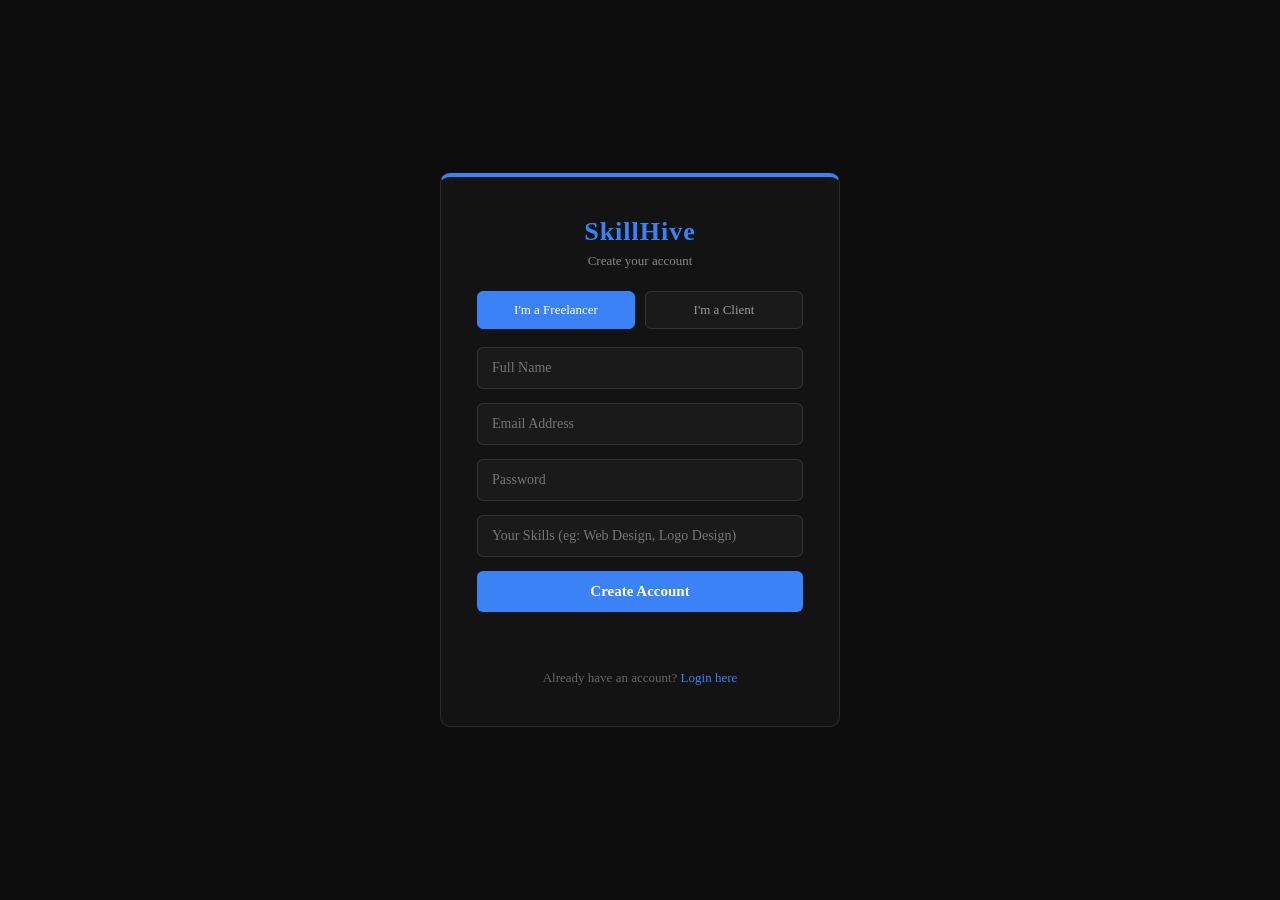
<file: index.html>
<!DOCTYPE html>
<html lang="en">
<head>
  <meta charset="UTF-8" />
  <meta name="viewport" content="width=device-width, initial-scale=1.0"/>
  <title>Sign Up — SkillHive</title>
  <link rel="stylesheet" href="style.css" />
</head>
<body class="auth-page">

  <div class="auth-box">

    <div class="logo">SkillHive</div>
    <p class="tagline">Create your account</p>

    <!-- role selection -->
    <div class="role-select">
      <button class="role-btn active" id="freelancerBtn" onclick="selectRole('freelancer')">I'm a Freelancer</button>
      <button class="role-btn" id="clientBtn" onclick="selectRole('client')">I'm a Client</button>
    </div>

    <input type="text" id="suName" placeholder="Full Name" />
    <input type="email" id="suEmail" placeholder="Email Address" />
    <input type="password" id="suPassword" placeholder="Password" />

    <!-- only shown for freelancers -->
    <input type="text" id="suSkills" placeholder="Your Skills (eg: Web Design, Logo Design)" />

    <button class="submit-btn" onclick="signupUser()">Create Account</button>

    <p id="suError" class="error-msg"></p>
    <p id="suSuccess" class="success-msg"></p>

    <p class="switch-link">Already have an account? <a href="login.html">Login here</a></p>

  </div>

  <script src="script.js"></script>

</body>
</html>
</file>
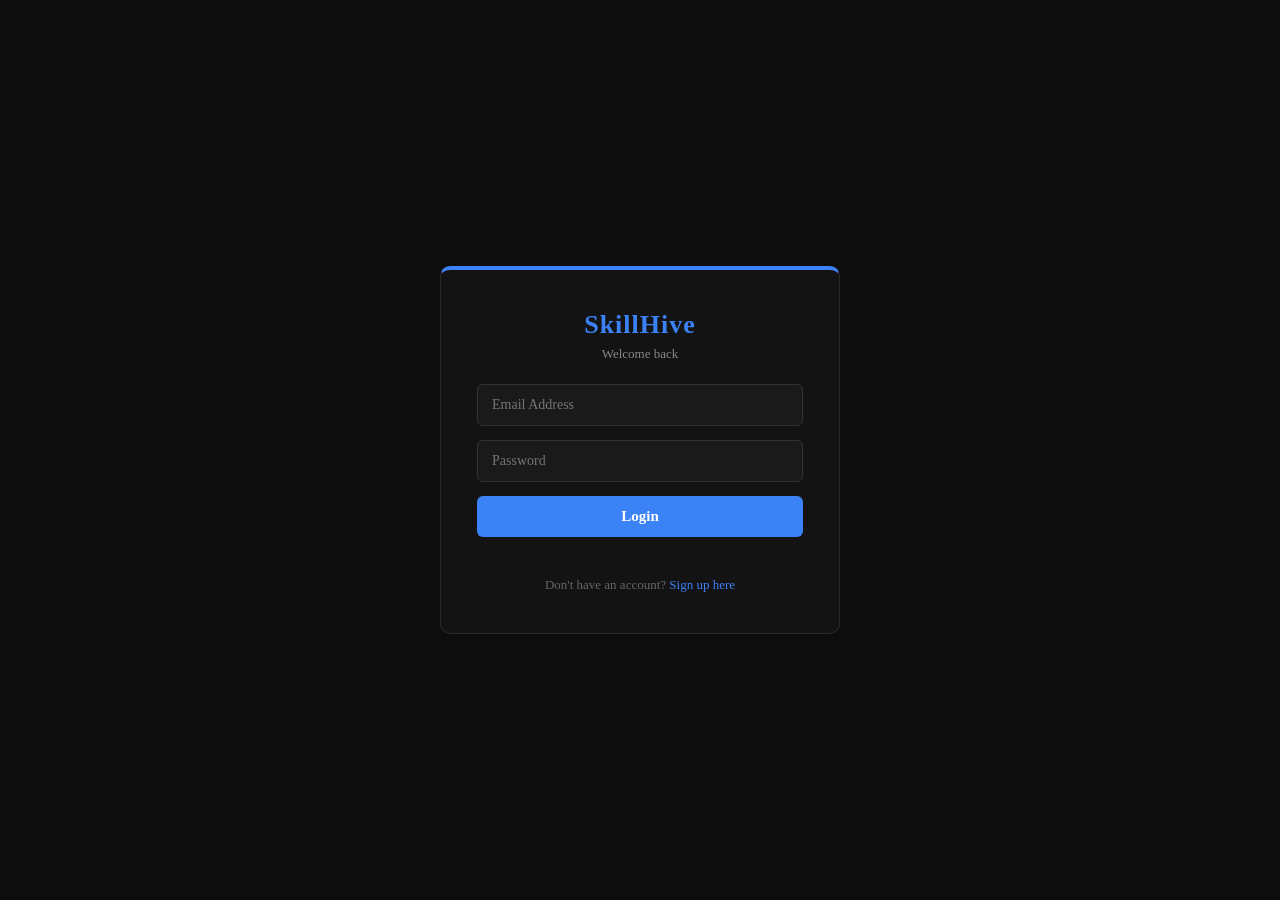
<file: browse.html>
<!DOCTYPE html>
<html lang="en">
<head>
  <meta charset="UTF-8" />
  <meta name="viewport" content="width=device-width, initial-scale=1.0"/>
  <title>Browse Gigs — SkillHive</title>
  <link rel="stylesheet" href="style.css" />
</head>
<body>

  <!-- navbar -->
  <div class="navbar">
    <div class="logo">SkillHive</div>
    <div class="nav-right">
      <a href="browse.html">Browse Gigs</a>
      <a href="postgig.html" id="postGigLink">Post a Gig</a>
      <a href="messages.html">Messages</a>
      <button onclick="logoutUser()">Logout</button>
    </div>
  </div>

  <div class="page-wrap">

    <h1>Browse Gigs</h1>
    <p class="page-sub">Find the right freelancer for your work</p>

    <!-- search and filter -->
    <div class="search-filter-box">
      <input type="text" id="searchInput" placeholder="🔍 Search gigs..." oninput="filterGigs()" />

      <select id="filterCategory" onchange="filterGigs()">
        <option value="All">All Categories</option>
        <option value="Web Design">Web Design</option>
        <option value="Graphic Design">Graphic Design</option>
        <option value="Writing">Writing</option>
        <option value="Video Editing">Video Editing</option>
        <option value="Marketing">Marketing</option>
        <option value="Other">Other</option>
      </select>
    </div>

    <!-- gigs grid -->
    <div id="gigsGrid" class="gigs-grid"></div>

    <p id="noGigsMsg" class="empty-msg" style="display:none;">No gigs found.</p>

  </div>

  <script src="script.js"></script>

</body>
</html>
</file>
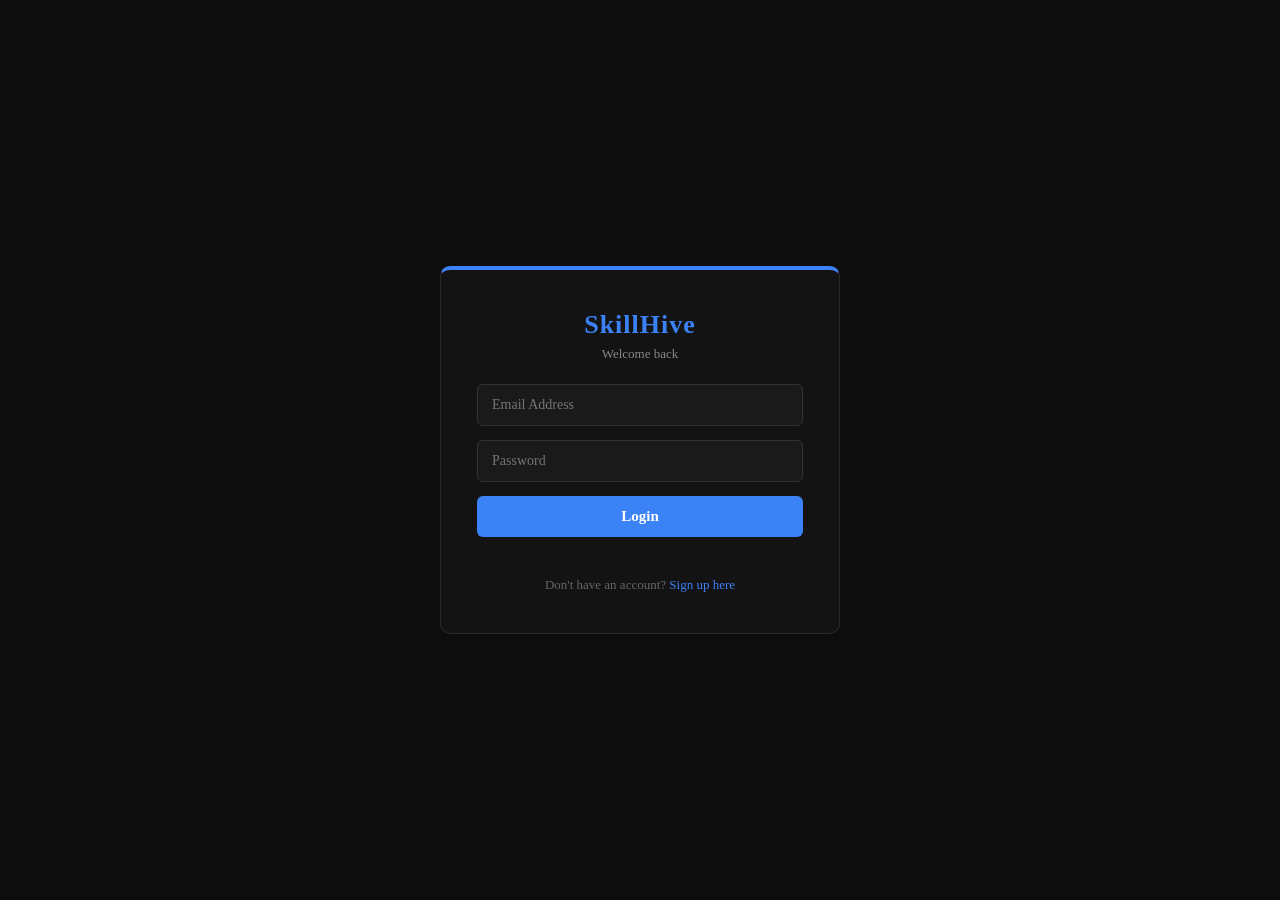
<file: login.html>
<!DOCTYPE html>
<html lang="en">
<head>
  <meta charset="UTF-8" />
  <meta name="viewport" content="width=device-width, initial-scale=1.0"/>
  <title>Login — SkillHive</title>
  <link rel="stylesheet" href="style.css" />
</head>
<body class="auth-page">

  <div class="auth-box">

    <div class="logo">SkillHive</div>
    <p class="tagline">Welcome back</p>

    <input type="email" id="loginEmail" placeholder="Email Address" />
    <input type="password" id="loginPassword" placeholder="Password" />

    <button class="submit-btn" onclick="loginUser()">Login</button>

    <p id="loginError" class="error-msg"></p>

    <p class="switch-link">Don't have an account? <a href="signup.html">Sign up here</a></p>

  </div>

  <script src="script.js"></script>

</body>
</html>
</file>
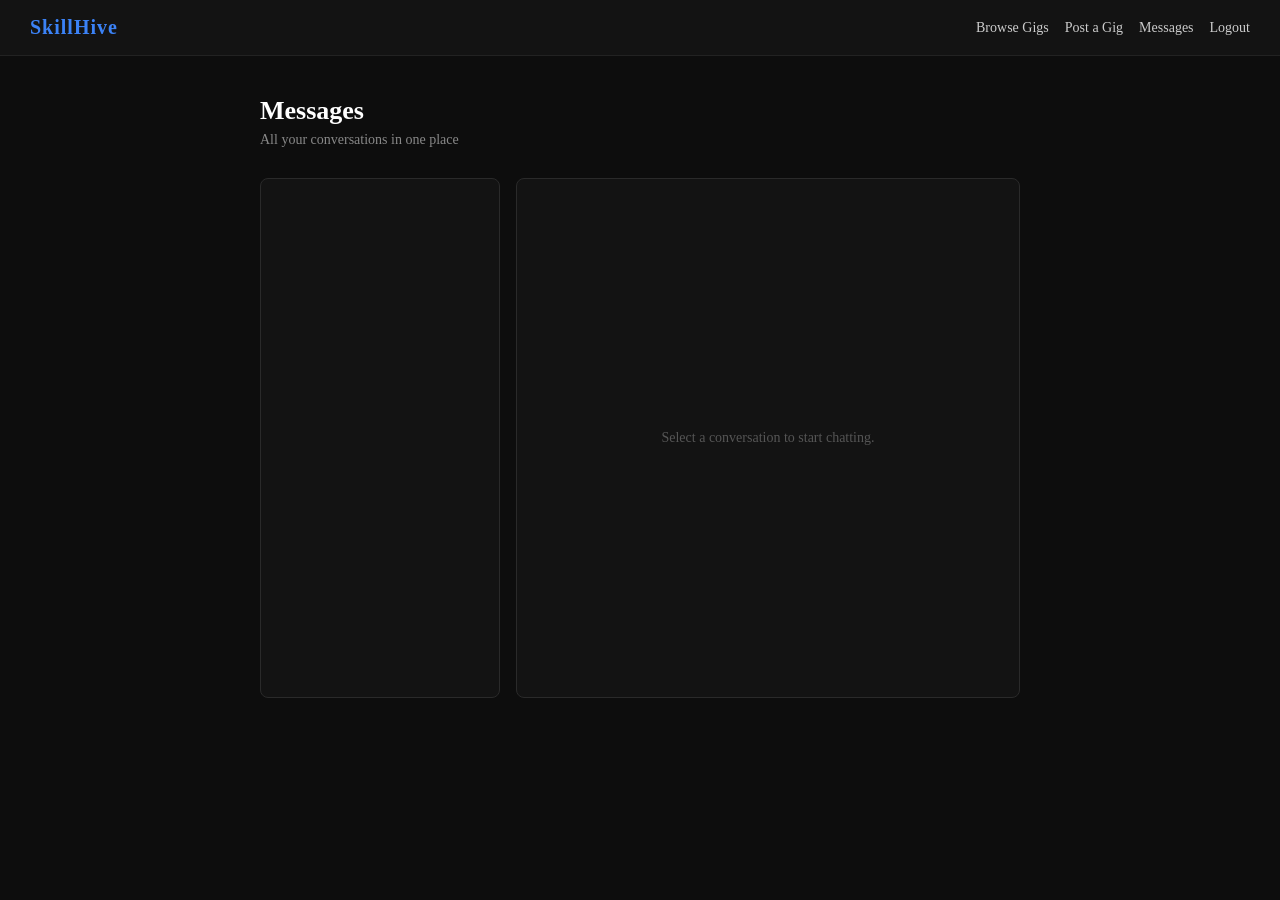
<file: messages.html>
<!DOCTYPE html>
<html lang="en">
<head>
  <meta charset="UTF-8" />
  <meta name="viewport" content="width=device-width, initial-scale=1.0"/>
  <title>Messages — SkillHive</title>
  <link rel="stylesheet" href="style.css" />
</head>
<body>

  <!-- navbar -->
  <div class="navbar">
    <div class="logo">SkillHive</div>
    <div class="nav-right">
      <a href="browse.html">Browse Gigs</a>
      <a href="postgig.html" id="postGigLink">Post a Gig</a>
      <a href="messages.html">Messages</a>
      <button onclick="logoutUser()">Logout</button>
    </div>
  </div>

  <div class="page-wrap">

    <h1>Messages</h1>
    <p class="page-sub">All your conversations in one place</p>

    <div class="messages-layout">

      <!-- list of conversations -->
      <div class="chat-list" id="chatList">
        <!-- chat items go here -->
      </div>

      <!-- active chat window -->
      <div class="chat-window" id="chatWindow">
        <p class="empty-msg" id="noChatMsg">Select a conversation to start chatting.</p>

        <div id="activeChatBox" style="display:none;">
          <div class="chat-header">
            <h3 id="chatWithName">Name</h3>
          </div>

          <div class="chat-messages" id="chatMessages">
            <!-- messages go here -->
          </div>

          <div class="chat-input-box">
            <input type="text" id="chatInput" placeholder="Type a message..." onkeypress="if(event.key=='Enter') sendChatMessage()" />
            <button onclick="sendChatMessage()">Send</button>
          </div>
        </div>
      </div>

    </div>

  </div>

  <script src="script.js"></script>

</body>
</html>
</file>
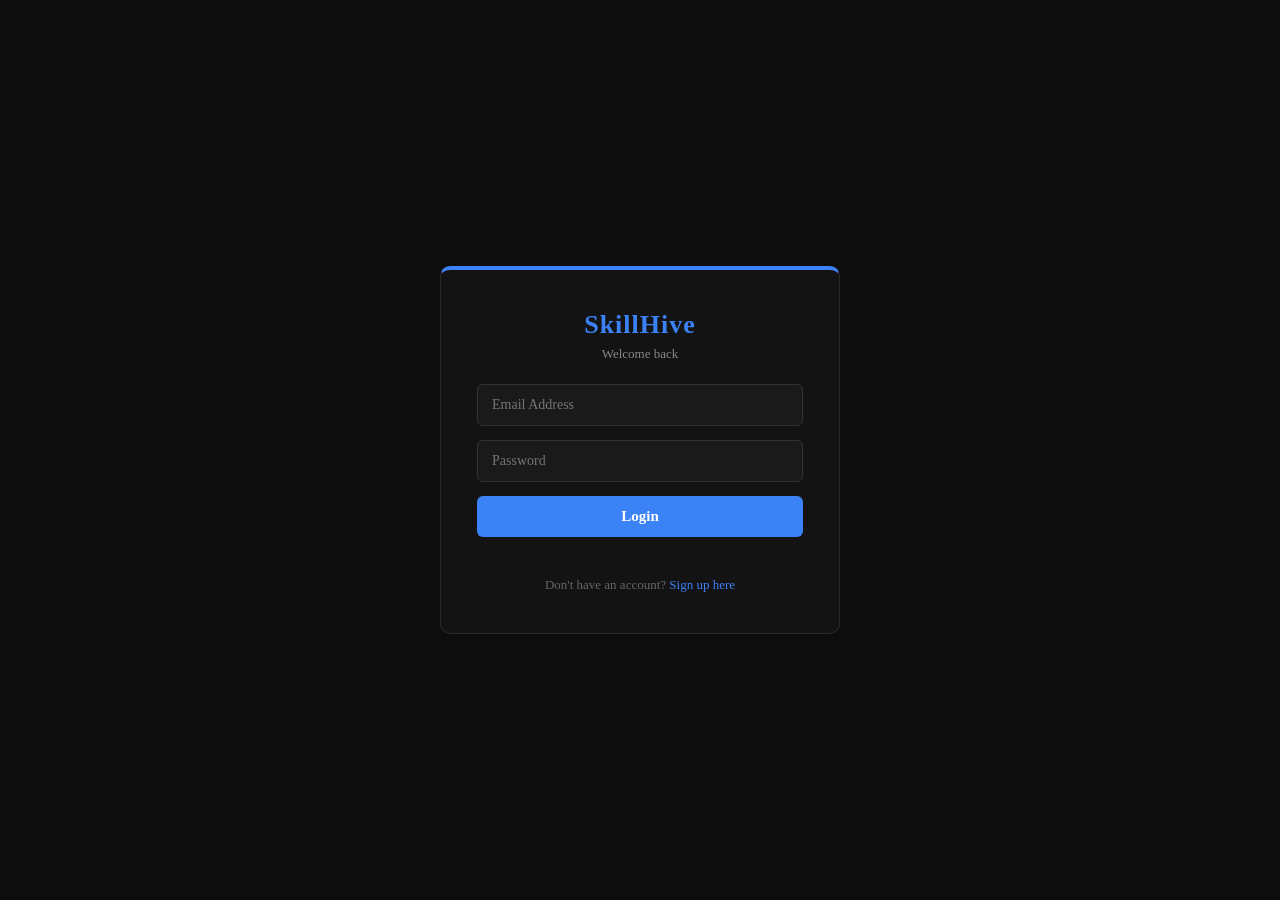
<file: postgig.html>
<!DOCTYPE html>
<html lang="en">
<head>
  <meta charset="UTF-8" />
  <meta name="viewport" content="width=device-width, initial-scale=1.0"/>
  <title>Post a Gig — SkillHive</title>
  <link rel="stylesheet" href="style.css" />
</head>
<body>

  <!-- navbar -->
  <div class="navbar">
    <div class="logo">SkillHive</div>
    <div class="nav-right">
      <a href="browse.html">Browse Gigs</a>
      <a href="postgig.html">Post a Gig</a>
      <a href="messages.html">Messages</a>
      <button onclick="logoutUser()">Logout</button>
    </div>
  </div>

  <div class="page-wrap">

    <h1>Post a New Gig</h1>
    <p class="page-sub">List a service you offer for clients to find</p>

    <div class="form-box">

      <input type="text" id="gigTitle" placeholder="Gig Title (eg: I will design a logo for you)" />

      <select id="gigCategory">
        <option value="">-- Select Category --</option>
        <option value="Web Design">Web Design</option>
        <option value="Graphic Design">Graphic Design</option>
        <option value="Writing">Writing</option>
        <option value="Video Editing">Video Editing</option>
        <option value="Marketing">Marketing</option>
        <option value="Other">Other</option>
      </select>

      <textarea id="gigDesc" rows="4" placeholder="Describe what you offer..."></textarea>

      <input type="number" id="gigPrice" placeholder="Price in ₹" />

      <button class="submit-btn" onclick="postGig()">Post Gig</button>

      <p id="gigError" class="error-msg"></p>
      <p id="gigSuccess" class="success-msg"></p>

    </div>

    <!-- my gigs list -->
    <div class="my-gigs">
      <h2>Your Posted Gigs</h2>
      <div id="myGigsList"></div>
    </div>

  </div>

  <script src="script.js"></script>

</body>
</html>
</file>
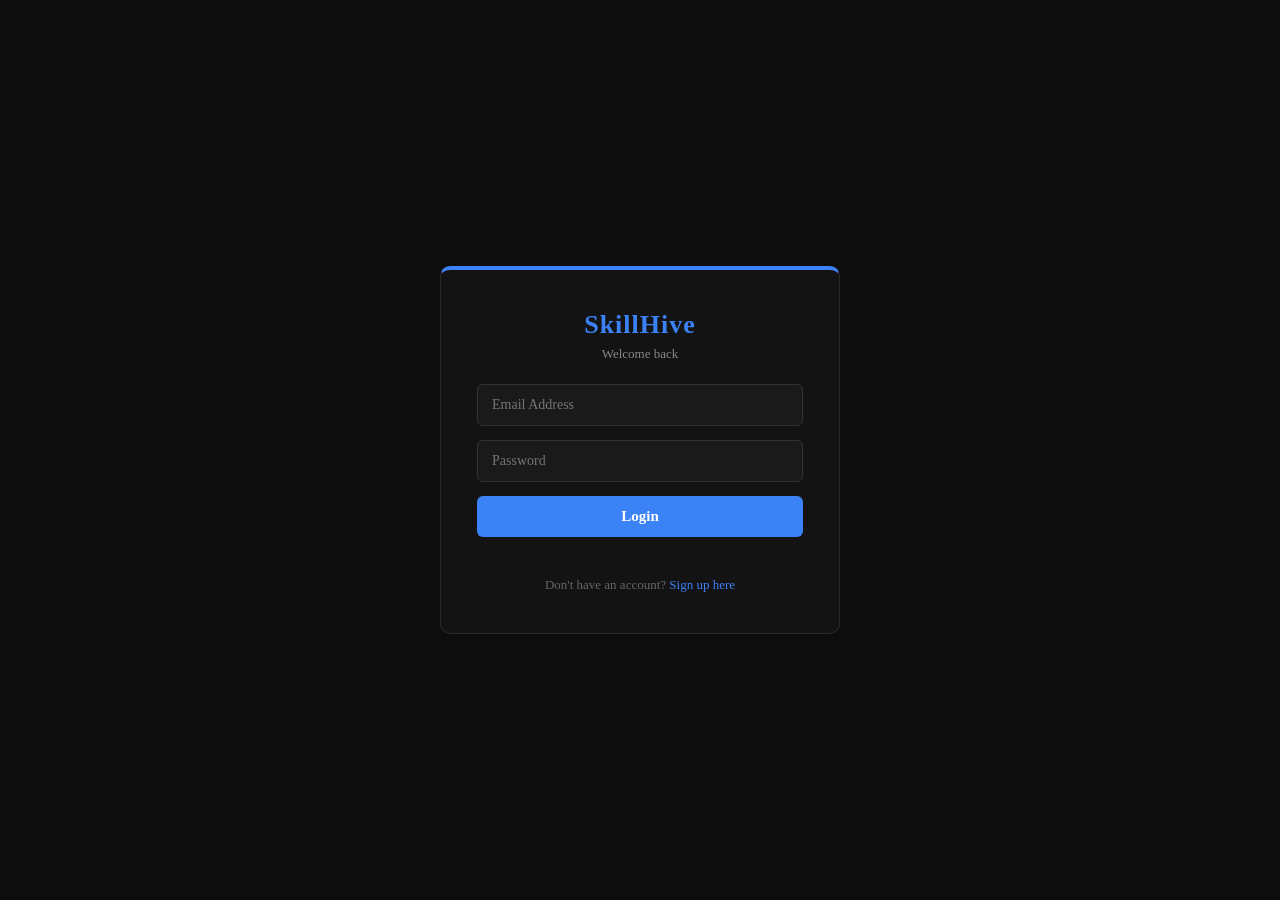
<file: profile.html>
<!DOCTYPE html>
<html lang="en">
<head>
  <meta charset="UTF-8" />
  <meta name="viewport" content="width=device-width, initial-scale=1.0"/>
  <title>Freelancer Profile — SkillHive</title>
  <link rel="stylesheet" href="style.css" />
</head>
<body>

  <!-- navbar -->
  <div class="navbar">
    <div class="logo">SkillHive</div>
    <div class="nav-right">
      <a href="browse.html">Browse Gigs</a>
      <a href="postgig.html" id="postGigLink">Post a Gig</a>
      <a href="messages.html">Messages</a>
      <button onclick="logoutUser()">Logout</button>
    </div>
  </div>

  <div class="page-wrap">

    <!-- profile header -->
    <div class="profile-header">
      <div class="profile-avatar">👤</div>
      <div class="profile-info">
        <h1 id="profName">Loading...</h1>
        <p id="profSkills" class="profile-skills"></p>
        <div class="profile-rating">
          <span id="profStars">☆☆☆☆☆</span>
          <span id="profRatingText">No reviews yet</span>
        </div>
      </div>
      <button class="msg-btn" onclick="openMessageBox()">Message</button>
    </div>

    <!-- bio -->
    <div class="profile-section">
      <h2>About</h2>
      <p id="profBio">This freelancer hasn't added a bio yet.</p>
    </div>

    <!-- their gigs -->
    <div class="profile-section">
      <h2>Gigs Offered</h2>
      <div id="profGigsList" class="gigs-grid"></div>
    </div>

    <!-- reviews -->
    <div class="profile-section">
      <h2>Reviews</h2>
      <div id="profReviewsList"></div>

      <!-- leave a review -->
      <div class="review-form">
        <h3>Leave a Review</h3>
        <div class="star-input" id="starInput">
          <span data-val="1">☆</span>
          <span data-val="2">☆</span>
          <span data-val="3">☆</span>
          <span data-val="4">☆</span>
          <span data-val="5">☆</span>
        </div>
        <textarea id="reviewText" rows="3" placeholder="Write your review..."></textarea>
        <button class="submit-btn" onclick="submitReview()">Submit Review</button>
        <p id="reviewMsg" class="success-msg"></p>
      </div>
    </div>

  </div>

  <!-- message popup -->
  <div class="overlay" id="msgOverlay">
    <div class="msg-popup">
      <h3 id="msgPopupTitle">Send a Message</h3>
      <textarea id="quickMsgText" rows="4" placeholder="Type your message..."></textarea>
      <div class="popup-btns">
        <button onclick="sendQuickMessage()">Send</button>
        <button onclick="closeMessageBox()">Cancel</button>
      </div>
    </div>
  </div>

  <script src="script.js"></script>

</body>
</html>
</file>
<file: style.css>
/* basic reset */
* {
  margin: 0;
  padding: 0;
  box-sizing: border-box;
}

body {
  background-color: #0d0d0d;
  color: #e0e0e0;
  font-family: Georgia, serif;
  min-height: 100vh;
}

/* ========================
   AUTH PAGES (login/signup)
======================== */

body.auth-page {
  display: flex;
  justify-content: center;
  align-items: center;
}

.auth-box {
  background-color: #131313;
  border: 1px solid #2a2a2a;
  border-top: 4px solid #3b82f6;
  border-radius: 10px;
  padding: 40px 36px;
  width: 100%;
  max-width: 400px;
  margin: 30px auto;
}

.logo {
  font-size: 26px;
  font-weight: bold;
  color: #3b82f6;
  text-align: center;
  letter-spacing: 1px;
  margin-bottom: 6px;
}

.tagline {
  text-align: center;
  font-size: 13px;
  color: #888;
  margin-bottom: 22px;
}

/* role selection buttons */
.role-select {
  display: flex;
  gap: 10px;
  margin-bottom: 18px;
}

.role-btn {
  flex: 1;
  padding: 10px;
  background-color: #1a1a1a;
  border: 1px solid #333;
  border-radius: 6px;
  color: #999;
  font-size: 13px;
  cursor: pointer;
  font-family: Georgia, serif;
  transition: all 0.3s;
}

.role-btn.active {
  background-color: #3b82f6;
  color: white;
  border-color: #3b82f6;
}

/* inputs */
.auth-box input,
.auth-box textarea {
  width: 100%;
  padding: 12px 14px;
  background-color: #1a1a1a;
  border: 1px solid #333;
  border-radius: 6px;
  color: #eee;
  font-size: 14px;
  font-family: Georgia, serif;
  margin-bottom: 14px;
  outline: none;
}

.auth-box input:focus,
.auth-box textarea:focus {
  border-color: #3b82f6;
}

/* buttons */
.submit-btn {
  width: 100%;
  padding: 12px;
  background-color: #3b82f6;
  color: white;
  border: none;
  border-radius: 6px;
  font-size: 15px;
  font-weight: bold;
  cursor: pointer;
  font-family: Georgia, serif;
  transition: background-color 0.3s;
  margin-bottom: 12px;
}

.submit-btn:hover {
  background-color: #2563eb;
}

.error-msg {
  color: #ff4444;
  font-size: 13px;
  text-align: center;
  min-height: 18px;
}

.success-msg {
  color: #22c55e;
  font-size: 13px;
  text-align: center;
  min-height: 18px;
}

.switch-link {
  text-align: center;
  font-size: 13px;
  color: #666;
  margin-top: 10px;
}

.switch-link a {
  color: #3b82f6;
  text-decoration: none;
}

.switch-link a:hover {
  text-decoration: underline;
}

/* ========================
   NAVBAR (used across app pages)
======================== */

.navbar {
  display: flex;
  justify-content: space-between;
  align-items: center;
  padding: 16px 30px;
  background-color: #131313;
  border-bottom: 1px solid #222;
  position: sticky;
  top: 0;
  z-index: 100;
}

.navbar .logo {
  margin-bottom: 0;
  font-size: 20px;
}

.nav-right {
  display: flex;
  align-items: center;
  gap: 16px;
}

.nav-right a, .nav-right button {
  color: #ccc;
  text-decoration: none;
  font-size: 14px;
  background: none;
  border: none;
  cursor: pointer;
  font-family: Georgia, serif;
}

.nav-right a:hover, .nav-right button:hover {
  color: #3b82f6;
}

.nav-btn {
  padding: 8px 18px;
  background-color: #3b82f6;
  color: white !important;
  border-radius: 6px;
  font-size: 13px;
}

.nav-btn:hover {
  background-color: #2563eb !important;
}

/* mobile nav adjustments */
@media (max-width: 600px) {
  .navbar {
    padding: 14px 16px;
    flex-wrap: wrap;
    gap: 10px;
  }

  .nav-right {
    gap: 10px;
    flex-wrap: wrap;
  }
}

/* ========================
   PAGE WRAP (shared by app pages)
======================== */

.page-wrap {
  max-width: 800px;
  margin: 0 auto;
  padding: 40px 20px;
}

.page-wrap h1 {
  font-size: 26px;
  color: #fff;
  margin-bottom: 6px;
}

.page-sub {
  font-size: 14px;
  color: #888;
  margin-bottom: 30px;
}

/* form box used on post gig page */
.form-box {
  background-color: #131313;
  border: 1px solid #2a2a2a;
  border-left: 4px solid #3b82f6;
  border-radius: 8px;
  padding: 26px;
  margin-bottom: 40px;
}

.form-box input,
.form-box select,
.form-box textarea {
  width: 100%;
  padding: 12px 14px;
  background-color: #1a1a1a;
  border: 1px solid #333;
  border-radius: 6px;
  color: #eee;
  font-size: 14px;
  font-family: Georgia, serif;
  margin-bottom: 14px;
  outline: none;
}

.form-box input:focus,
.form-box select:focus,
.form-box textarea:focus {
  border-color: #3b82f6;
}

.form-box textarea {
  resize: vertical;
}

/* my gigs section */
.my-gigs h2 {
  font-size: 20px;
  color: #fff;
  margin-bottom: 16px;
}

.gig-card {
  background-color: #131313;
  border: 1px solid #2a2a2a;
  border-radius: 8px;
  padding: 18px 20px;
  margin-bottom: 14px;
  display: flex;
  justify-content: space-between;
  align-items: center;
  flex-wrap: wrap;
  gap: 10px;
}

.gig-card-left h3 {
  font-size: 15px;
  color: #fff;
  margin-bottom: 4px;
}

.gig-card-left p {
  font-size: 13px;
  color: #888;
}

.gig-card-price {
  font-size: 16px;
  color: #3b82f6;
  font-weight: bold;
}

.gig-del-btn {
  padding: 6px 14px;
  background-color: #cc0000;
  color: white;
  border: none;
  border-radius: 4px;
  font-size: 12px;
  cursor: pointer;
  font-family: Georgia, serif;
}

.gig-del-btn:hover {
  background-color: #aa0000;
}

.empty-msg {
  color: #555;
  font-size: 14px;
  text-align: center;
  padding: 20px 0;
}

/* ========================
   BROWSE GIGS PAGE
======================== */

.search-filter-box {
  display: flex;
  gap: 12px;
  margin-bottom: 30px;
  flex-wrap: wrap;
}

.search-filter-box input {
  flex: 2;
  min-width: 200px;
  padding: 12px 14px;
  background-color: #131313;
  border: 1px solid #2a2a2a;
  border-radius: 6px;
  color: #eee;
  font-size: 14px;
  font-family: Georgia, serif;
  outline: none;
}

.search-filter-box select {
  flex: 1;
  min-width: 150px;
  padding: 12px 14px;
  background-color: #131313;
  border: 1px solid #2a2a2a;
  border-radius: 6px;
  color: #eee;
  font-size: 14px;
  font-family: Georgia, serif;
  outline: none;
}

.search-filter-box input:focus,
.search-filter-box select:focus {
  border-color: #3b82f6;
}

.gigs-grid {
  display: grid;
  grid-template-columns: repeat(2, 1fr);
  gap: 18px;
}

.browse-card {
  background-color: #131313;
  border: 1px solid #2a2a2a;
  border-radius: 8px;
  padding: 20px;
  cursor: pointer;
  transition: transform 0.2s, border-color 0.2s;
}

.browse-card:hover {
  transform: translateY(-4px);
  border-color: #3b82f6;
}

.browse-card .cat-tag {
  display: inline-block;
  background-color: #1a2b4d;
  color: #3b82f6;
  font-size: 11px;
  padding: 4px 10px;
  border-radius: 4px;
  margin-bottom: 10px;
}

.browse-card h3 {
  font-size: 15px;
  color: #fff;
  margin-bottom: 8px;
}

.browse-card .gig-desc-preview {
  font-size: 13px;
  color: #999;
  margin-bottom: 14px;
  line-height: 1.5;
}

.browse-card-footer {
  display: flex;
  justify-content: space-between;
  align-items: center;
  border-top: 1px solid #222;
  padding-top: 12px;
}

.browse-card .by-name {
  font-size: 12px;
  color: #777;
}

.browse-card .price-tag {
  font-size: 16px;
  color: #3b82f6;
  font-weight: bold;
}

@media (max-width: 600px) {
  .gigs-grid {
    grid-template-columns: 1fr;
  }
}

/* ========================
   FREELANCER PROFILE PAGE
======================== */

.profile-header {
  display: flex;
  align-items: center;
  gap: 20px;
  background-color: #131313;
  border: 1px solid #2a2a2a;
  border-radius: 10px;
  padding: 26px;
  margin-bottom: 30px;
  flex-wrap: wrap;
}

.profile-avatar {
  font-size: 50px;
  width: 80px;
  height: 80px;
  background-color: #1a1a1a;
  border-radius: 50%;
  display: flex;
  align-items: center;
  justify-content: center;
}

.profile-info {
  flex: 1;
}

.profile-info h1 {
  font-size: 22px;
  color: #fff;
  margin-bottom: 6px;
}

.profile-skills {
  font-size: 13px;
  color: #3b82f6;
  margin-bottom: 8px;
}

.profile-rating {
  display: flex;
  align-items: center;
  gap: 10px;
  font-size: 14px;
}

.profile-rating span:first-child {
  color: #f5c518;
  letter-spacing: 2px;
}

.profile-rating span:last-child {
  color: #888;
  font-size: 12px;
}

.msg-btn {
  padding: 10px 24px;
  background-color: #3b82f6;
  color: white;
  border: none;
  border-radius: 6px;
  font-size: 14px;
  font-weight: bold;
  cursor: pointer;
  font-family: Georgia, serif;
}

.msg-btn:hover {
  background-color: #2563eb;
}

.profile-section {
  margin-bottom: 36px;
}

.profile-section h2 {
  font-size: 18px;
  color: #fff;
  margin-bottom: 14px;
}

.profile-section p {
  font-size: 14px;
  color: #aaa;
  line-height: 1.6;
}

/* review cards */
.review-card {
  background-color: #131313;
  border: 1px solid #2a2a2a;
  border-radius: 8px;
  padding: 16px 18px;
  margin-bottom: 12px;
}

.review-card .review-stars {
  color: #f5c518;
  font-size: 14px;
  margin-bottom: 6px;
  letter-spacing: 2px;
}

.review-card .review-author {
  font-size: 12px;
  color: #666;
  margin-bottom: 6px;
}

.review-card .review-text {
  font-size: 13px;
  color: #ccc;
}

/* review form */
.review-form {
  background-color: #131313;
  border: 1px solid #2a2a2a;
  border-radius: 8px;
  padding: 20px;
  margin-top: 16px;
}

.review-form h3 {
  font-size: 15px;
  color: #fff;
  margin-bottom: 12px;
}

.star-input {
  font-size: 28px;
  color: #555;
  margin-bottom: 14px;
  cursor: pointer;
  letter-spacing: 4px;
}

.star-input span {
  transition: color 0.2s;
}

.star-input span.filled {
  color: #f5c518;
}

.review-form textarea {
  width: 100%;
  padding: 12px;
  background-color: #1a1a1a;
  border: 1px solid #333;
  border-radius: 6px;
  color: #eee;
  font-size: 14px;
  font-family: Georgia, serif;
  margin-bottom: 12px;
  outline: none;
  resize: vertical;
}

/* ========================
   MESSAGE POPUP OVERLAY
======================== */

.overlay {
  display: none;
  position: fixed;
  top: 0;
  left: 0;
  width: 100%;
  height: 100%;
  background-color: rgba(0,0,0,0.8);
  justify-content: center;
  align-items: center;
  z-index: 999;
}

.overlay.show {
  display: flex;
}

.msg-popup {
  background-color: #131313;
  border: 1px solid #2a2a2a;
  border-top: 4px solid #3b82f6;
  border-radius: 10px;
  padding: 26px;
  max-width: 380px;
  width: 90%;
}

.msg-popup h3 {
  font-size: 17px;
  color: #fff;
  margin-bottom: 14px;
}

.msg-popup textarea {
  width: 100%;
  padding: 12px;
  background-color: #1a1a1a;
  border: 1px solid #333;
  border-radius: 6px;
  color: #eee;
  font-size: 14px;
  font-family: Georgia, serif;
  margin-bottom: 14px;
  outline: none;
  resize: vertical;
}

.popup-btns {
  display: flex;
  gap: 10px;
}

.popup-btns button {
  flex: 1;
  padding: 10px;
  border: none;
  border-radius: 6px;
  font-size: 14px;
  cursor: pointer;
  font-family: Georgia, serif;
  font-weight: bold;
}

.popup-btns button:first-child {
  background-color: #3b82f6;
  color: white;
}

.popup-btns button:last-child {
  background-color: #333;
  color: #eee;
}

/* ========================
   MESSAGES PAGE
======================== */

.messages-layout {
  display: flex;
  gap: 16px;
  height: 520px;
}

/* chat list sidebar */
.chat-list {
  width: 240px;
  background-color: #131313;
  border: 1px solid #2a2a2a;
  border-radius: 8px;
  overflow-y: auto;
  flex-shrink: 0;
}

.chat-item {
  padding: 14px 16px;
  border-bottom: 1px solid #1e1e1e;
  cursor: pointer;
  transition: background-color 0.2s;
}

.chat-item:hover {
  background-color: #1a1a1a;
}

.chat-item.active {
  background-color: #1a2b4d;
  border-left: 3px solid #3b82f6;
}

.chat-item h4 {
  font-size: 14px;
  color: #fff;
  margin-bottom: 4px;
}

.chat-item p {
  font-size: 12px;
  color: #888;
  white-space: nowrap;
  overflow: hidden;
  text-overflow: ellipsis;
}

/* chat window */
.chat-window {
  flex: 1;
  background-color: #131313;
  border: 1px solid #2a2a2a;
  border-radius: 8px;
  display: flex;
  flex-direction: column;
  position: relative;
}

.chat-window .empty-msg {
  margin: auto;
}

.chat-header {
  padding: 16px 20px;
  border-bottom: 1px solid #222;
}

.chat-header h3 {
  font-size: 15px;
  color: #fff;
}

.chat-messages {
  flex: 1;
  overflow-y: auto;
  padding: 16px 20px;
  display: flex;
  flex-direction: column;
  gap: 10px;
}

.chat-bubble {
  max-width: 70%;
  padding: 10px 14px;
  border-radius: 10px;
  font-size: 13px;
  line-height: 1.5;
}

.chat-bubble.sent {
  background-color: #3b82f6;
  color: white;
  align-self: flex-end;
}

.chat-bubble.received {
  background-color: #1a1a1a;
  color: #ddd;
  align-self: flex-start;
}

.chat-bubble .chat-time {
  display: block;
  font-size: 10px;
  opacity: 0.7;
  margin-top: 4px;
}

.chat-input-box {
  display: flex;
  gap: 10px;
  padding: 14px 20px;
  border-top: 1px solid #222;
}

.chat-input-box input {
  flex: 1;
  padding: 10px 14px;
  background-color: #1a1a1a;
  border: 1px solid #333;
  border-radius: 6px;
  color: #eee;
  font-size: 14px;
  font-family: Georgia, serif;
  outline: none;
}

.chat-input-box input:focus {
  border-color: #3b82f6;
}

.chat-input-box button {
  padding: 10px 20px;
  background-color: #3b82f6;
  color: white;
  border: none;
  border-radius: 6px;
  font-size: 13px;
  cursor: pointer;
  font-family: Georgia, serif;
  font-weight: bold;
}

.chat-input-box button:hover {
  background-color: #2563eb;
}

@media (max-width: 700px) {
  .messages-layout {
    flex-direction: column;
    height: auto;
  }

  .chat-list {
    width: 100%;
    max-height: 200px;
  }

  .chat-window {
    height: 420px;
  }
}
</file>
